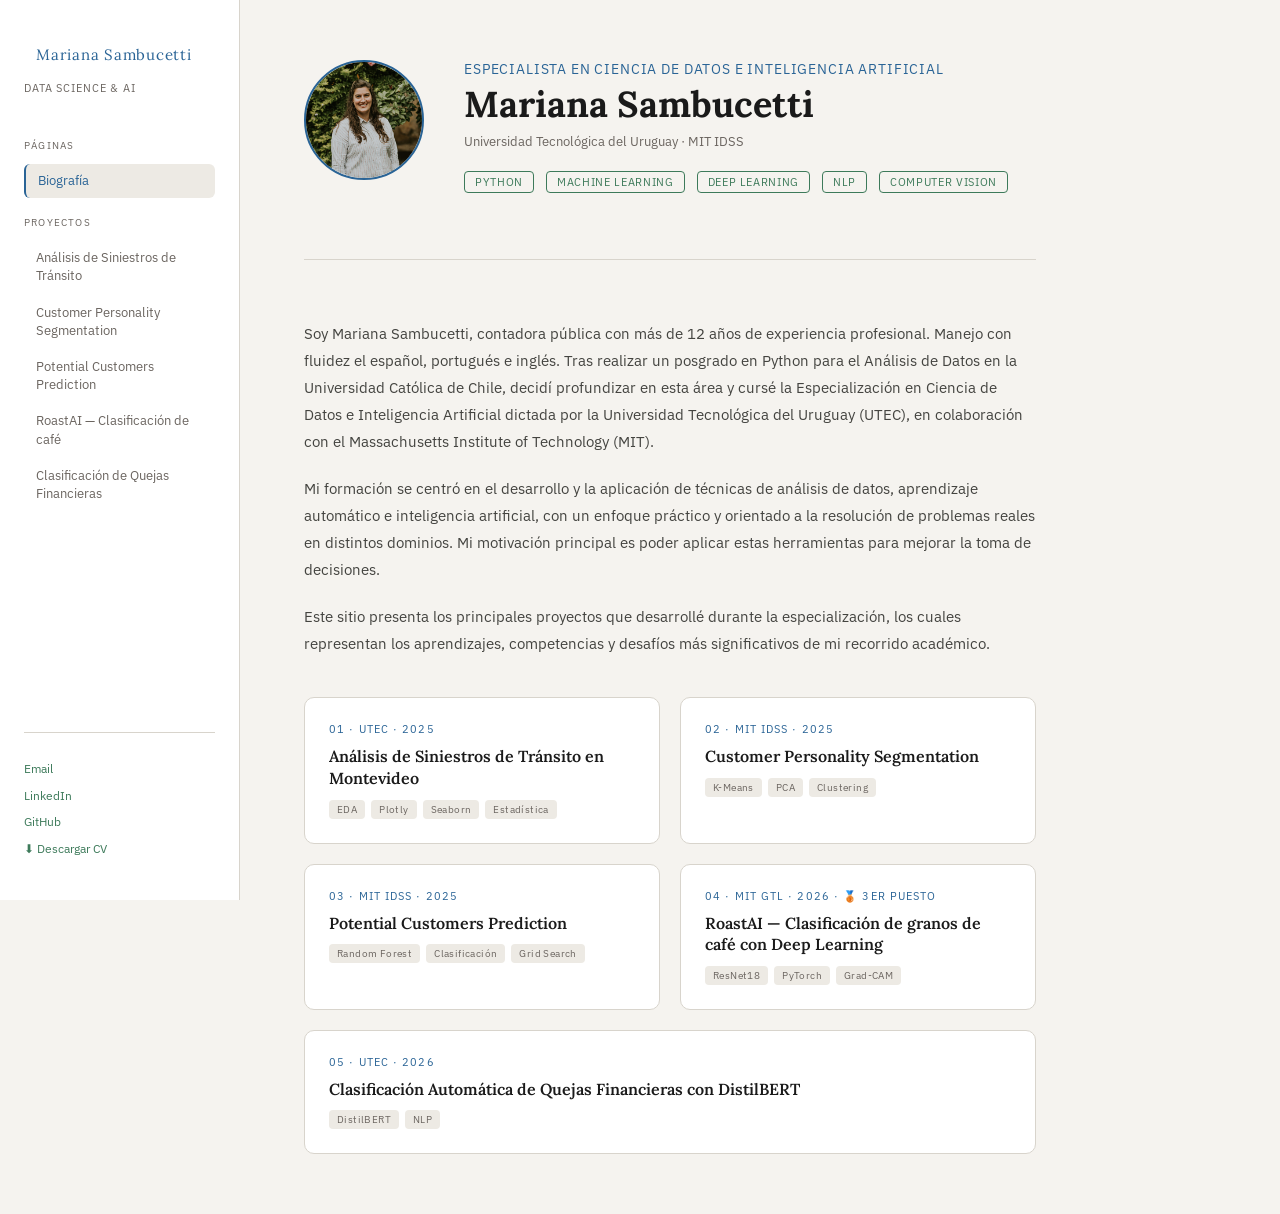
<file: index.html>
<!DOCTYPE html>
<html lang="es">
<head>
  <meta charset="UTF-8">
  <meta name="viewport" content="width=device-width, initial-scale=1.0">
  <title>Mariana Sambucetti — Data Science & AI</title>
  <link rel="stylesheet" href="style.css">
</head>
<body>

<nav>
  <a href="index.html" class="nav-brand">Mariana Sambucetti</a>
  <div class="nav-sub">Data Science & AI</div>
  <div class="nav-section">Páginas</div>
  <a href="index.html" class="active">Biografía</a>
  <div class="nav-section" style="margin-top:16px">Proyectos</div>
  <a href="siniestros.html">Análisis de Siniestros de Tránsito</a>
  <a href="customer-segmentation.html">Customer Personality Segmentation</a>
  <a href="potential-customers.html">Potential Customers Prediction</a>
  <a href="roast-ai.html">RoastAI — Clasificación de café</a>
  <a href="clasificacion-quejas.html">Clasificación de Quejas Financieras</a>
  <div class="nav-footer">
    <a href="#" id="email-btn" onclick="
      event.preventDefault();
      navigator.clipboard.writeText('marianasambucetti@gmail.com');
      this.textContent = '✓ Copiado!';
      setTimeout(() => this.textContent = 'Email', 2000);
    ">Email</a>
    <a href="https://www.linkedin.com/in/mariana-sambucetti/" target="_blank">LinkedIn</a>
    <a href="https://github.com/marianasambucetti" target="_blank">GitHub</a>
    <a href="cv.pdf" download>⬇ Descargar CV</a>
  </div>
</nav>

<main>
  <div class="hero">
    <img class="hero-photo" src="img-biografia/9973de826c82386aaa23225d4a81ae26.jpg" alt="Mariana Sambucetti">
    <div>
      <div class="hero-title">Especialista en Ciencia de Datos e Inteligencia Artificial</div>
      <h1 class="hero-name">Mariana Sambucetti</h1>
      <div class="hero-inst">Universidad Tecnológica del Uruguay · MIT IDSS</div>
      <span class="badge">Python</span>
      <span class="badge">Machine Learning</span>
      <span class="badge">Deep Learning</span>
      <span class="badge">NLP</span>
      <span class="badge">Computer Vision</span>
    </div>
  </div>

  <div class="bio">
    <p>Soy Mariana Sambucetti, contadora pública con más de 12 años de experiencia profesional. Manejo con fluidez el español, portugués e inglés. Tras realizar un posgrado en Python para el Análisis de Datos en la Universidad Católica de Chile, decidí profundizar en esta área y cursé la Especialización en Ciencia de Datos e Inteligencia Artificial dictada por la Universidad Tecnológica del Uruguay (UTEC), en colaboración con el Massachusetts Institute of Technology (MIT).</p>
    <p>Mi formación se centró en el desarrollo y la aplicación de técnicas de análisis de datos, aprendizaje automático e inteligencia artificial, con un enfoque práctico y orientado a la resolución de problemas reales en distintos dominios. Mi motivación principal es poder aplicar estas herramientas para mejorar la toma de decisiones.</p>
    <p>Este sitio presenta los principales proyectos que desarrollé durante la especialización, los cuales representan los aprendizajes, competencias y desafíos más significativos de mi recorrido académico.</p>
  </div>

  <div class="projects-grid">

    <a href="siniestros.html" class="project-card">
      <div class="card-num">01 · UTEC · 2025</div>
      <div class="card-title">Análisis de Siniestros de Tránsito en Montevideo</div>
      <div class="card-tags">
        <span class="tag">EDA</span>
        <span class="tag">Plotly</span>
        <span class="tag">Seaborn</span>
        <span class="tag">Estadística</span>
      </div>
    </a>

    <a href="customer-segmentation.html" class="project-card">
      <div class="card-num">02 · MIT IDSS · 2025</div>
      <div class="card-title">Customer Personality Segmentation</div>
      <div class="card-tags">
        <span class="tag">K-Means</span>
        <span class="tag">PCA</span>
        <span class="tag">Clustering</span>
      </div>
    </a>

    <a href="potential-customers.html" class="project-card">
      <div class="card-num">03 · MIT IDSS · 2025</div>
      <div class="card-title">Potential Customers Prediction</div>
      <div class="card-tags">
        <span class="tag">Random Forest</span>
        <span class="tag">Clasificación</span>
        <span class="tag">Grid Search</span>
      </div>
    </a>

    <a href="roast-ai.html" class="project-card">
      <div class="card-num">04 · MIT GTL · 2026 · 🥉 3er puesto</div>
      <div class="card-title">RoastAI — Clasificación de granos de café con Deep Learning</div>
      <div class="card-tags">
        <span class="tag">ResNet18</span>
        <span class="tag">PyTorch</span>
        <span class="tag">Grad-CAM</span>
      </div>
    </a>

    <a href="clasificacion-quejas.html" class="project-card" style="grid-column: 1 / -1">
      <div class="card-num">05 · UTEC · 2026</div>
      <div class="card-title">Clasificación Automática de Quejas Financieras con DistilBERT</div>
      <div class="card-tags">
        <span class="tag">DistilBERT</span>
        <span class="tag">NLP</spa
</file>
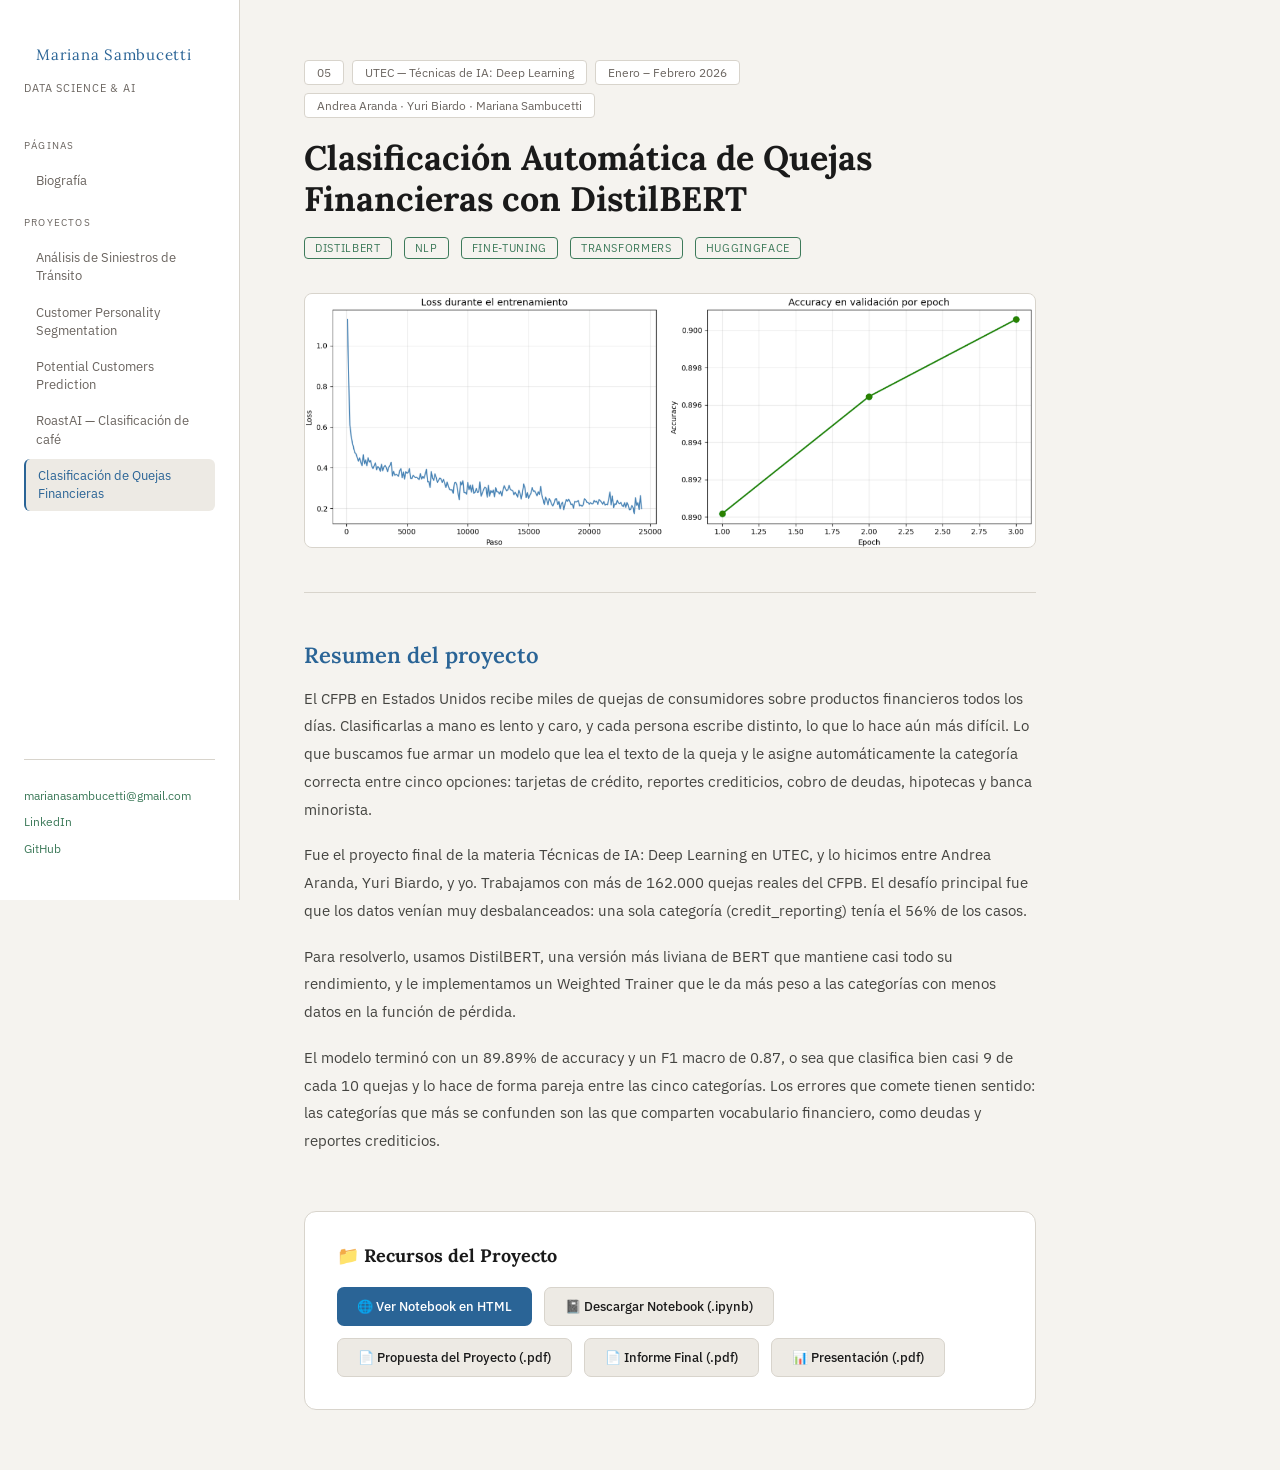
<file: clasificacion-quejas.html>
<!DOCTYPE html>
<html lang="es">
<head>
  <meta charset="UTF-8">
  <meta name="viewport" content="width=device-width, initial-scale=1.0">
  <title>Clasificación de Quejas Financieras — Mariana Sambucetti</title>
  <link rel="stylesheet" href="style.css">
</head>
<body>

<nav>
  <a href="index.html" class="nav-brand">Mariana Sambucetti</a>
  <div class="nav-sub">Data Science & AI</div>
  <div class="nav-section">Páginas</div>
  <a href="index.html">Biografía</a>
  <div class="nav-section" style="margin-top:16px">Proyectos</div>
  <a href="siniestros.html">Análisis de Siniestros de Tránsito</a>
  <a href="customer-segmentation.html">Customer Personality Segmentation</a>
  <a href="potential-customers.html">Potential Customers Prediction</a>
  <a href="roast-ai.html">RoastAI — Clasificación de café</a>
  <a href="clasificacion-quejas.html" class="active">Clasificación de Quejas Financieras</a>
  <div class="nav-footer">
    <a href="mailto:marianasambucetti@gmail.com">marianasambucetti@gmail.com</a>
    <a href="https://www.linkedin.com/in/mariana-sambucetti/" target="_blank">LinkedIn</a>
    <a href="https://github.com/marianasambucetti" target="_blank">GitHub</a>
  </div>
</nav>

<main>
  <div class="project-header">
    <div class="project-meta">
      <span class="meta-item">05</span>
      <span class="meta-item">UTEC — Técnicas de IA: Deep Learning</span>
      <span class="meta-item">Enero – Febrero 2026</span>
      <span class="meta-item">Andrea Aranda · Yuri Biardo · Mariana Sambucetti</span>
    </div>
    <h1 class="project-title">Clasificación Automática de Quejas Financieras con DistilBERT</h1>
    <div>
      <span class="badge">DistilBERT</span>
      <span class="badge">NLP</span>
      <span class="badge">Fine-tuning</span>
      <span class="badge">Transformers</span>
      <span class="badge">HuggingFace</span>
    </div>
    <img class="project-img" src="img-clasificacion/ae2ffa711a7735ad4beb6b9b49f023f4.jpg" alt="Clasificación de Quejas Financieras">
  </div>

  <div class="project-content">
    <h2>Resumen del proyecto</h2>
    <p>El CFPB en Estados Unidos recibe miles de quejas de consumidores sobre productos financieros todos los días. Clasificarlas a mano es lento y caro, y cada persona escribe distinto, lo que lo hace aún más difícil. Lo que buscamos fue armar un modelo que lea el texto de la queja y le asigne automáticamente la categoría correcta entre cinco opciones: tarjetas de crédito, reportes crediticios, cobro de deudas, hipotecas y banca minorista.</p>
    <p>Fue el proyecto final de la materia Técnicas de IA: Deep Learning en UTEC, y lo hicimos entre Andrea Aranda, Yuri Biardo, y yo. Trabajamos con más de 162.000 quejas reales del CFPB. El desafío principal fue que los datos venían muy desbalanceados: una sola categoría (credit_reporting) tenía el 56% de los casos.</p>
    <p>Para resolverlo, usamos DistilBERT, una versión más liviana de BERT que mantiene casi todo su rendimiento, y le implementamos un Weighted Trainer que le da más peso a las categorías con menos datos en la función de pérdida.</p>
    <p>El modelo terminó con un 89.89% de accuracy y un F1 macro de 0.87, o sea que clasifica bien casi 9 de cada 10 quejas y lo hace de forma pareja entre las cinco categorías. Los errores que comete tienen sentido: las categorías que más se confunden son las que comparten vocabulario financiero, como deudas y reportes crediticios.</p>
  </div>

  <div class="recursos">
    <h3>📁 Recursos del Proyecto</h3>
    <div class="recursos-grid">
      <a href="05-clasificacion-quejas/ProyectoFinal_Clasificacion_Quejas.html" target="_blank" class="btn btn-primary">🌐 Ver Notebook en HTML</a>
      <a href="05-clasificacion-quejas/ProyectoFinal_Clasificacion_Quejas.ipynb" download class="btn btn-secondary">📓 Descargar Notebook (.ipynb)</a>
      <a href="05-clasificacion-quejas/docs/Final_Project_Proposal.pdf" download class="btn btn-secondary">📄 Propuesta del Proyecto (.pdf)</a>
      <a href="05-clasificacion-quejas/docs/Final_Project_Written_Report.pdf" download class="btn btn-secondary">📄 Informe Final (.pdf)</a>
      <a href="05-clasificacion-quejas/docs/ProyectoFinal_PPT.pdf" download class="btn btn-secondary">📊 Presentación (.pdf)</a>
    </div>
  </div>
</main>

</body>
</html>
</file>
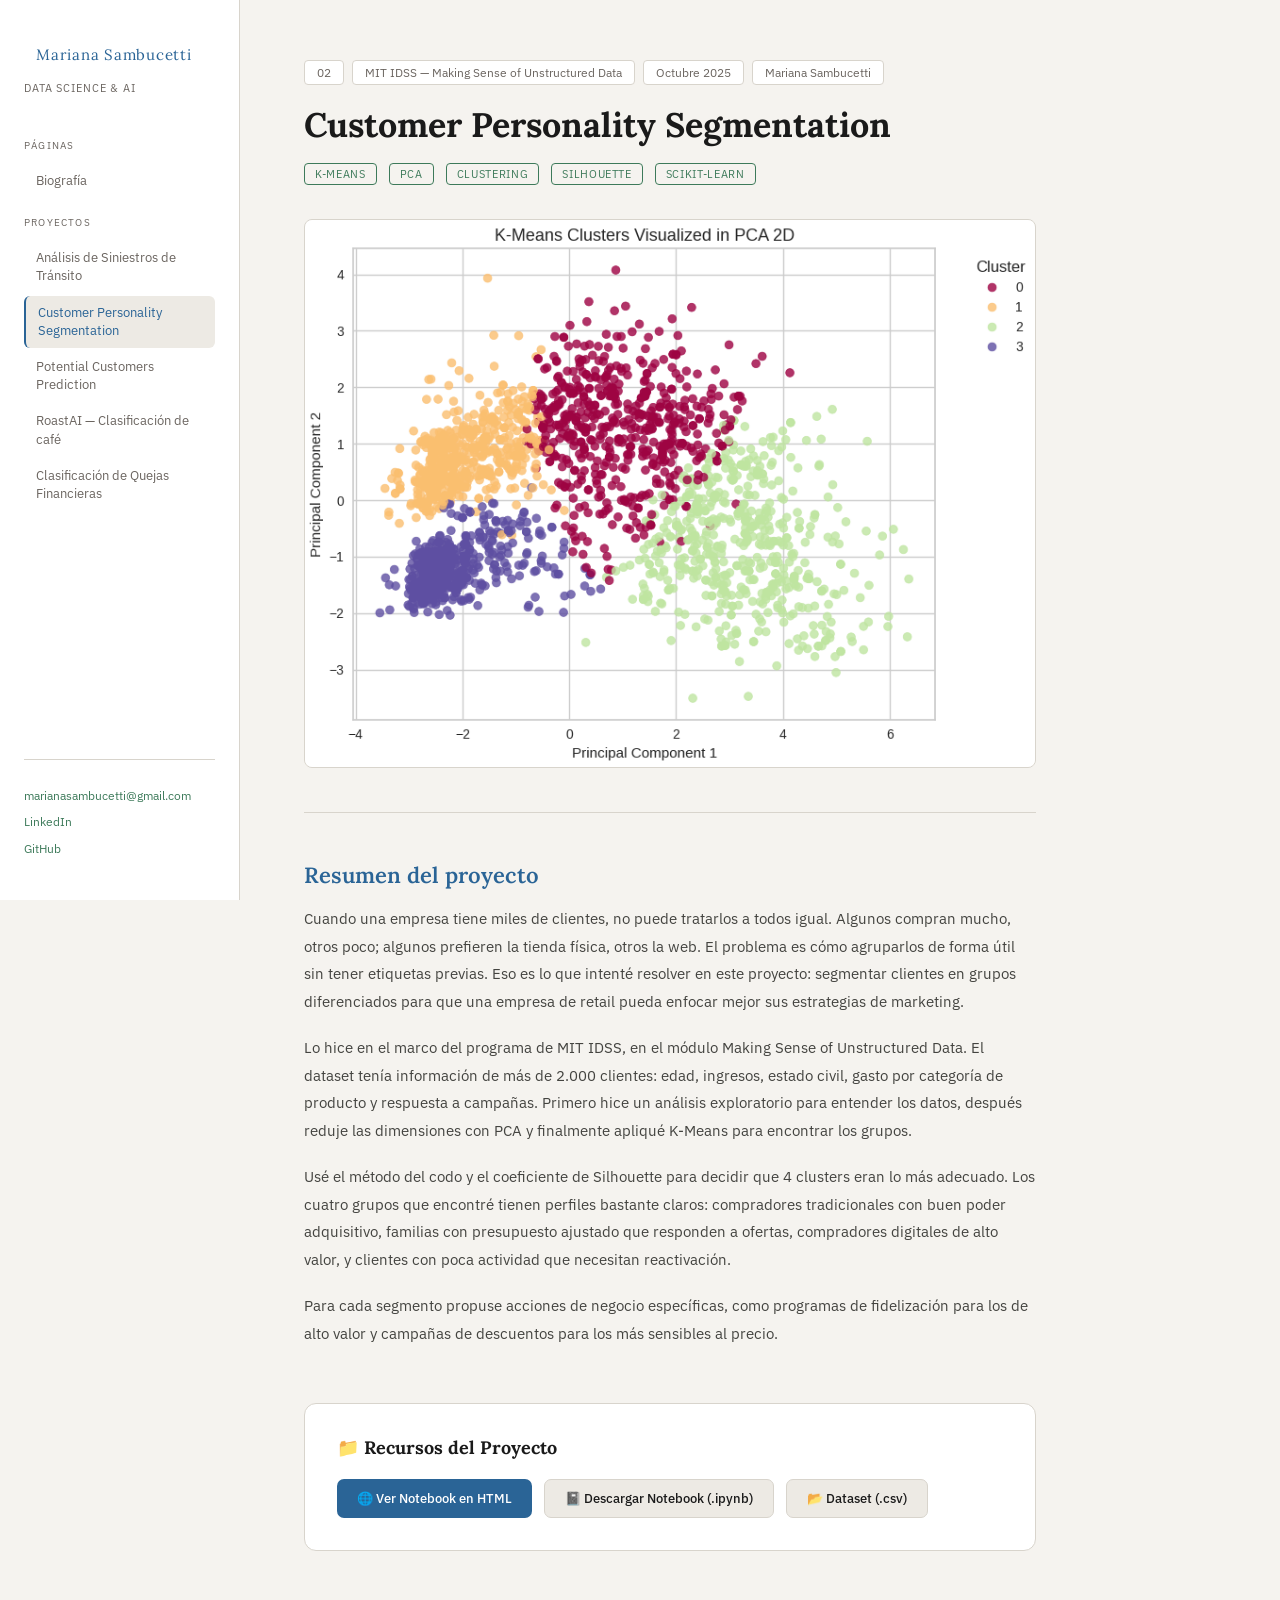
<file: customer-segmentation.html>
<!DOCTYPE html>
<html lang="es">
<head>
  <meta charset="UTF-8">
  <meta name="viewport" content="width=device-width, initial-scale=1.0">
  <title>Customer Personality Segmentation — Mariana Sambucetti</title>
  <link rel="stylesheet" href="style.css">
</head>
<body>

<nav>
  <a href="index.html" class="nav-brand">Mariana Sambucetti</a>
  <div class="nav-sub">Data Science & AI</div>
  <div class="nav-section">Páginas</div>
  <a href="index.html">Biografía</a>
  <div class="nav-section" style="margin-top:16px">Proyectos</div>
  <a href="siniestros.html">Análisis de Siniestros de Tránsito</a>
  <a href="customer-segmentation.html" class="active">Customer Personality Segmentation</a>
  <a href="potential-customers.html">Potential Customers Prediction</a>
  <a href="roast-ai.html">RoastAI — Clasificación de café</a>
  <a href="clasificacion-quejas.html">Clasificación de Quejas Financieras</a>
  <div class="nav-footer">
    <a href="mailto:marianasambucetti@gmail.com">marianasambucetti@gmail.com</a>
    <a href="https://www.linkedin.com/in/mariana-sambucetti/" target="_blank">LinkedIn</a>
    <a href="https://github.com/marianasambucetti" target="_blank">GitHub</a>
  </div>
</nav>

<main>
  <div class="project-header">
    <div class="project-meta">
      <span class="meta-item">02</span>
      <span class="meta-item">MIT IDSS — Making Sense of Unstructured Data</span>
      <span class="meta-item">Octubre 2025</span>
      <span class="meta-item">Mariana Sambucetti</span>
    </div>
    <h1 class="project-title">Customer Personality Segmentation</h1>
    <div>
      <span class="badge">K-Means</span>
      <span class="badge">PCA</span>
      <span class="badge">Clustering</span>
      <span class="badge">Silhouette</span>
      <span class="badge">Scikit-learn</span>
    </div>
    <img class="project-img" src="img-customer/3e8ef7effbfe7c6fa04f1bdb0cc5633d.jpg" alt="Customer Personality Segmentation">
  </div>

  <div class="project-content">
    <h2>Resumen del proyecto</h2>
    <p>Cuando una empresa tiene miles de clientes, no puede tratarlos a todos igual. Algunos compran mucho, otros poco; algunos prefieren la tienda física, otros la web. El problema es cómo agruparlos de forma útil sin tener etiquetas previas. Eso es lo que intenté resolver en este proyecto: segmentar clientes en grupos diferenciados para que una empresa de retail pueda enfocar mejor sus estrategias de marketing.</p>
    <p>Lo hice en el marco del programa de MIT IDSS, en el módulo Making Sense of Unstructured Data. El dataset tenía información de más de 2.000 clientes: edad, ingresos, estado civil, gasto por categoría de producto y respuesta a campañas. Primero hice un análisis exploratorio para entender los datos, después reduje las dimensiones con PCA y finalmente apliqué K-Means para encontrar los grupos.</p>
    <p>Usé el método del codo y el coeficiente de Silhouette para decidir que 4 clusters eran lo más adecuado. Los cuatro grupos que encontré tienen perfiles bastante claros: compradores tradicionales con buen poder adquisitivo, familias con presupuesto ajustado que responden a ofertas, compradores digitales de alto valor, y clientes con poca actividad que necesitan reactivación.</p>
    <p>Para cada segmento propuse acciones de negocio específicas, como programas de fidelización para los de alto valor y campañas de descuentos para los más sensibles al precio.</p>
  </div>

  <div class="recursos">
    <h3>📁 Recursos del Proyecto</h3>
    <div class="recursos-grid">
      <a href="02-customer-segmentation/M_Sambucetti_Learner_Notebook_Full_Code_Version_Customer_Personality_Segmentation.html" target="_blank" class="btn btn-primary">🌐 Ver Notebook en HTML</a>
      <a href="02-customer-segmentation/M_Sambucetti_Learner_Notebook_Full_Code_Version_Customer_Personality_Segmentation.ipynb" download class="btn btn-secondary">📓 Descargar Notebook (.ipynb)</a>
      <a href="02-customer-segmentation/data/04_-_Dataset_-_Customer_Personality_Segmentation.csv" download class="btn btn-secondary">📂 Dataset (.csv)</a>
    </div>
  </div>
</main>

</body>
</html>
</file>
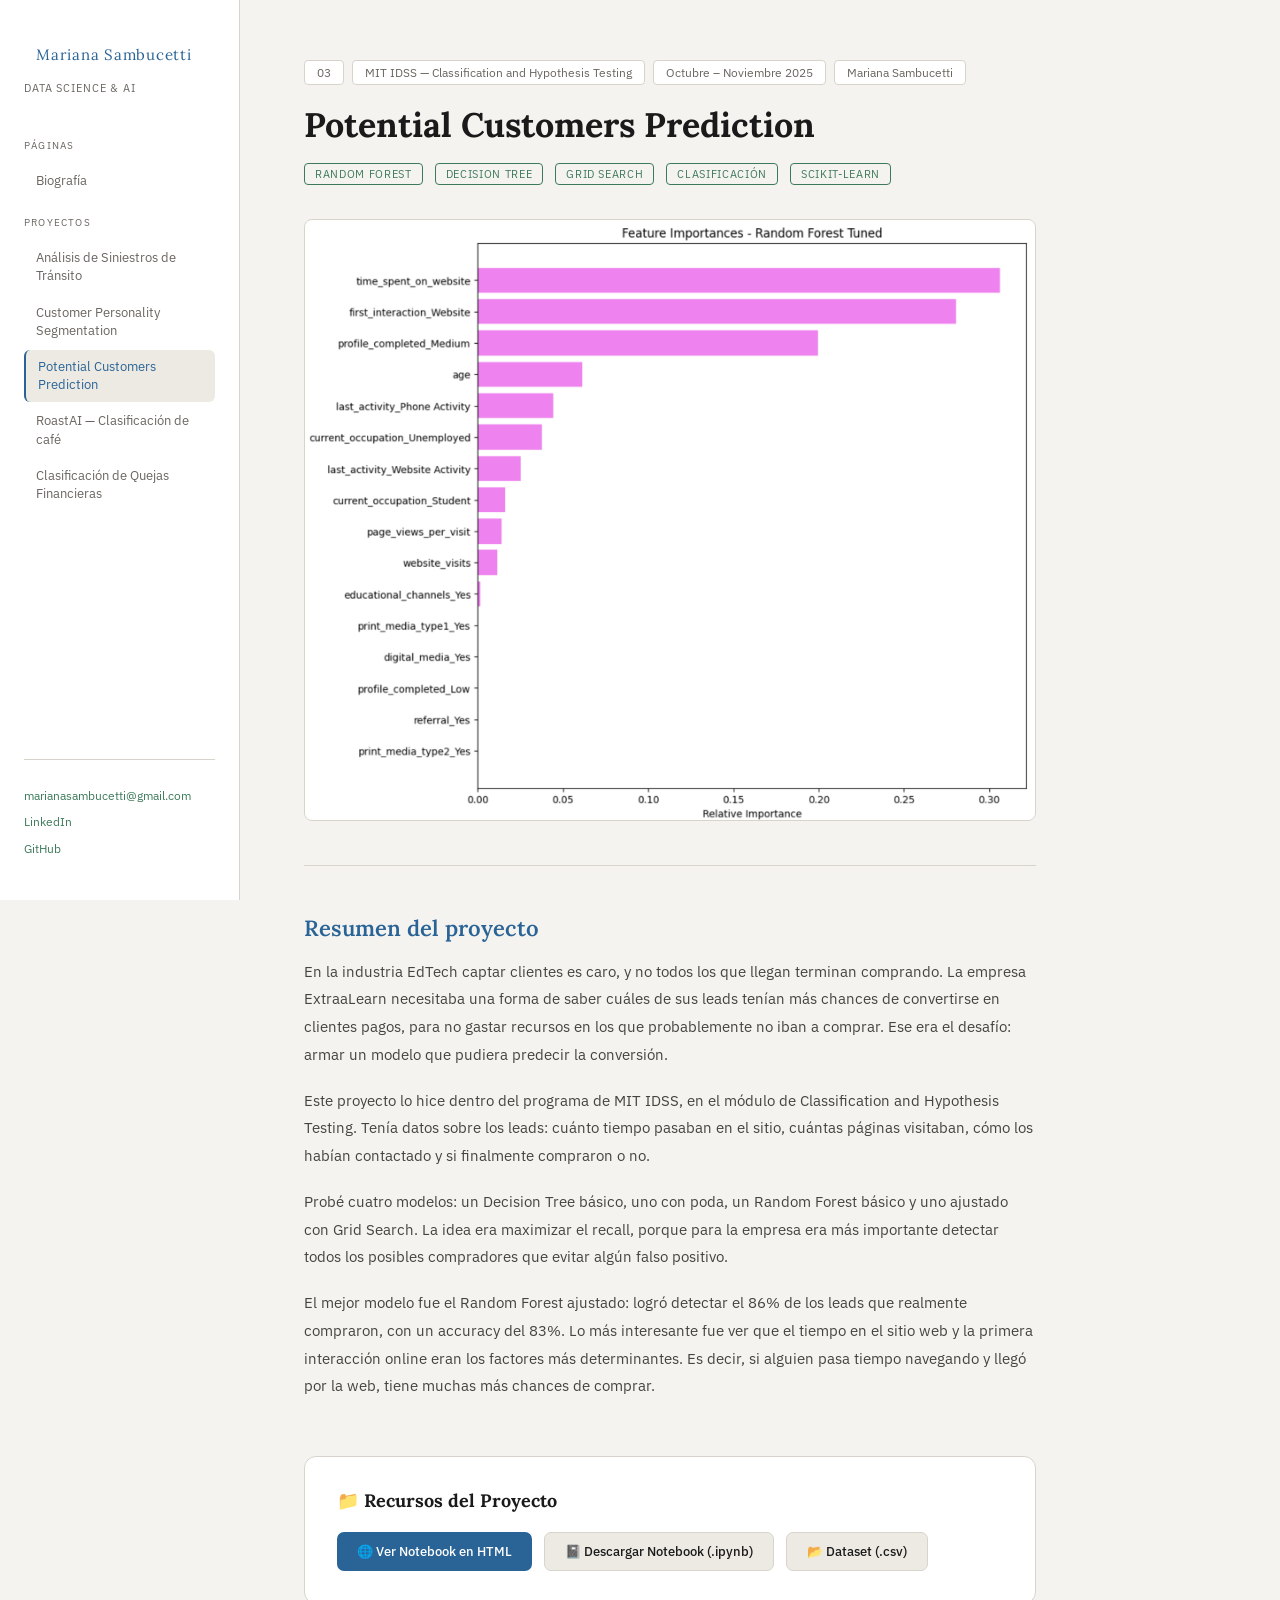
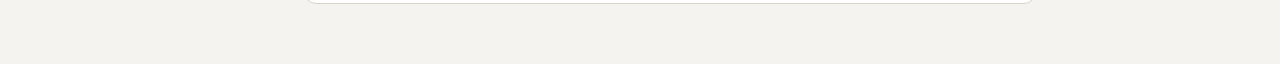
<file: potential-customers.html>
<!DOCTYPE html>
<html lang="es">
<head>
  <meta charset="UTF-8">
  <meta name="viewport" content="width=device-width, initial-scale=1.0">
  <title>Potential Customers Prediction — Mariana Sambucetti</title>
  <link rel="stylesheet" href="style.css">
</head>
<body>

<nav>
  <a href="index.html" class="nav-brand">Mariana Sambucetti</a>
  <div class="nav-sub">Data Science & AI</div>
  <div class="nav-section">Páginas</div>
  <a href="index.html">Biografía</a>
  <div class="nav-section" style="margin-top:16px">Proyectos</div>
  <a href="siniestros.html">Análisis de Siniestros de Tránsito</a>
  <a href="customer-segmentation.html">Customer Personality Segmentation</a>
  <a href="potential-customers.html" class="active">Potential Customers Prediction</a>
  <a href="roast-ai.html">RoastAI — Clasificación de café</a>
  <a href="clasificacion-quejas.html">Clasificación de Quejas Financieras</a>
  <div class="nav-footer">
    <a href="mailto:marianasambucetti@gmail.com">marianasambucetti@gmail.com</a>
    <a href="https://www.linkedin.com/in/mariana-sambucetti/" target="_blank">LinkedIn</a>
    <a href="https://github.com/marianasambucetti" target="_blank">GitHub</a>
  </div>
</nav>

<main>
  <div class="project-header">
    <div class="project-meta">
      <span class="meta-item">03</span>
      <span class="meta-item">MIT IDSS — Classification and Hypothesis Testing</span>
      <span class="meta-item">Octubre – Noviembre 2025</span>
      <span class="meta-item">Mariana Sambucetti</span>
    </div>
    <h1 class="project-title">Potential Customers Prediction</h1>
    <div>
      <span class="badge">Random Forest</span>
      <span class="badge">Decision Tree</span>
      <span class="badge">Grid Search</span>
      <span class="badge">Clasificación</span>
      <span class="badge">Scikit-learn</span>
    </div>
    <img class="project-img" src="img-potential/618348e166b08a3052c77232e90e160b.jpg" alt="Potential Customers Prediction">
  </div>

  <div class="project-content">
    <h2>Resumen del proyecto</h2>
    <p>En la industria EdTech captar clientes es caro, y no todos los que llegan terminan comprando. La empresa ExtraaLearn necesitaba una forma de saber cuáles de sus leads tenían más chances de convertirse en clientes pagos, para no gastar recursos en los que probablemente no iban a comprar. Ese era el desafío: armar un modelo que pudiera predecir la conversión.</p>
    <p>Este proyecto lo hice dentro del programa de MIT IDSS, en el módulo de Classification and Hypothesis Testing. Tenía datos sobre los leads: cuánto tiempo pasaban en el sitio, cuántas páginas visitaban, cómo los habían contactado y si finalmente compraron o no.</p>
    <p>Probé cuatro modelos: un Decision Tree básico, uno con poda, un Random Forest básico y uno ajustado con Grid Search. La idea era maximizar el recall, porque para la empresa era más importante detectar todos los posibles compradores que evitar algún falso positivo.</p>
    <p>El mejor modelo fue el Random Forest ajustado: logró detectar el 86% de los leads que realmente compraron, con un accuracy del 83%. Lo más interesante fue ver que el tiempo en el sitio web y la primera interacción online eran los factores más determinantes. Es decir, si alguien pasa tiempo navegando y llegó por la web, tiene muchas más chances de comprar.</p>
  </div>

  <div class="recursos">
    <h3>📁 Recursos del Proyecto</h3>
    <div class="recursos-grid">
      <a href="03-potential-customers/M_Sambucetti_Learner_Notebook_Full_Code_Version_Potential_Customers_Prediction.html" target="_blank" class="btn btn-primary">🌐 Ver Notebook en HTML</a>
      <a href="03-potential-customers/M_Sambucetti_Learner_Notebook_Full_Code_Version_Potential_Customers_Prediction.ipynb" download class="btn btn-secondary">📓 Descargar Notebook (.ipynb)</a>
      <a href="03-potential-customers/data/02_-_Dataset_-_Potential_Customers_Prediction.csv" download class="btn btn-secondary">📂 Dataset (.csv)</a>
    </div>
  </div>
</main>

</body>
</html>
</file>
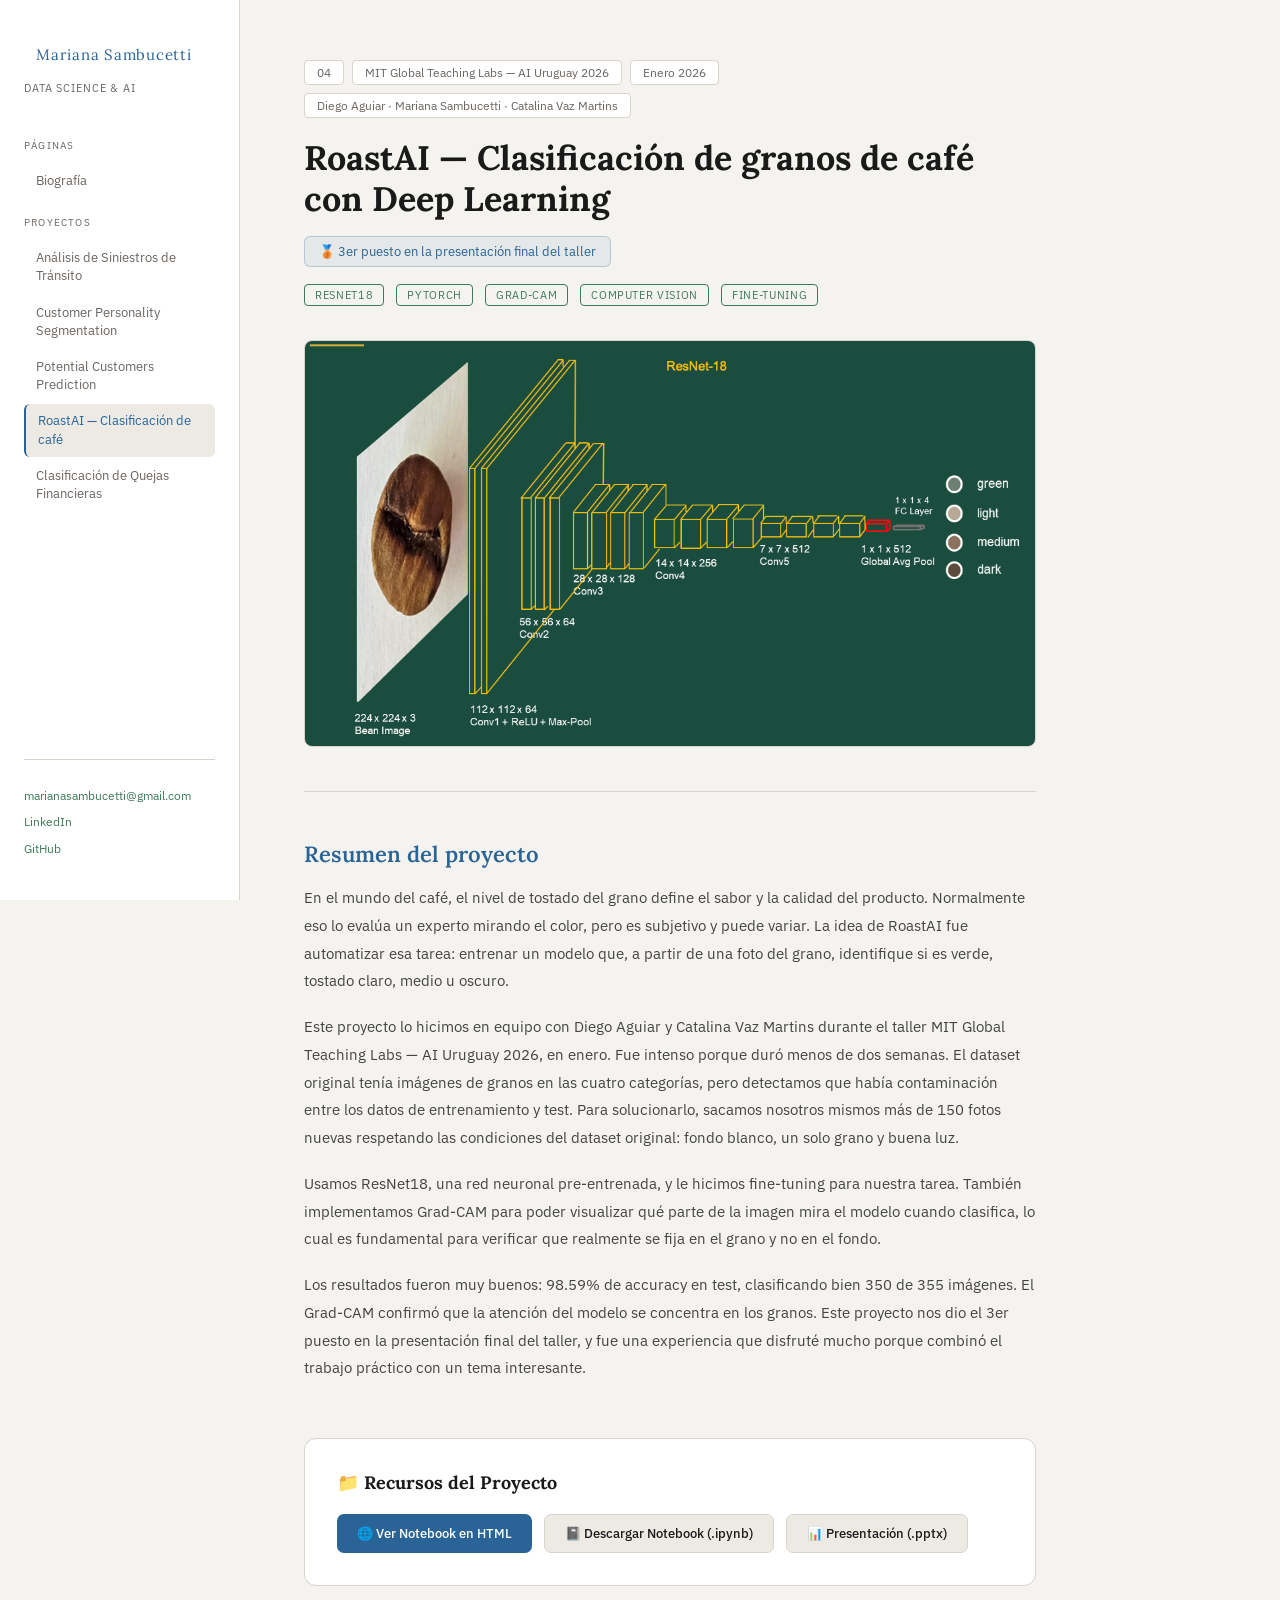
<file: roast-ai.html>
<!DOCTYPE html>
<html lang="es">
<head>
  <meta charset="UTF-8">
  <meta name="viewport" content="width=device-width, initial-scale=1.0">
  <title>RoastAI — Mariana Sambucetti</title>
  <link rel="stylesheet" href="style.css">
</head>
<body>

<nav>
  <a href="index.html" class="nav-brand">Mariana Sambucetti</a>
  <div class="nav-sub">Data Science & AI</div>
  <div class="nav-section">Páginas</div>
  <a href="index.html">Biografía</a>
  <div class="nav-section" style="margin-top:16px">Proyectos</div>
  <a href="siniestros.html">Análisis de Siniestros de Tránsito</a>
  <a href="customer-segmentation.html">Customer Personality Segmentation</a>
  <a href="potential-customers.html">Potential Customers Prediction</a>
  <a href="roast-ai.html" class="active">RoastAI — Clasificación de café</a>
  <a href="clasificacion-quejas.html">Clasificación de Quejas Financieras</a>
  <div class="nav-footer">
    <a href="mailto:marianasambucetti@gmail.com">marianasambucetti@gmail.com</a>
    <a href="https://www.linkedin.com/in/mariana-sambucetti/" target="_blank">LinkedIn</a>
    <a href="https://github.com/marianasambucetti" target="_blank">GitHub</a>
  </div>
</nav>

<main>
  <div class="project-header">
    <div class="project-meta">
      <span class="meta-item">04</span>
      <span class="meta-item">MIT Global Teaching Labs — AI Uruguay 2026</span>
      <span class="meta-item">Enero 2026</span>
      <span class="meta-item">Diego Aguiar · Mariana Sambucetti · Catalina Vaz Martins</span>
    </div>
    <h1 class="project-title">RoastAI — Clasificación de granos de café con Deep Learning</h1>
    <div class="award">🥉 3er puesto en la presentación final del taller</div>
    <div>
      <span class="badge">ResNet18</span>
      <span class="badge">PyTorch</span>
      <span class="badge">Grad-CAM</span>
      <span class="badge">Computer Vision</span>
      <span class="badge">Fine-tuning</span>
    </div>
    <img class="project-img" src="img-roastai/fba06e188f6ae46e9cf32bd8ad00cc39.jpg" alt="RoastAI">
  </div>

  <div class="project-content">
    <h2>Resumen del proyecto</h2>
    <p>En el mundo del café, el nivel de tostado del grano define el sabor y la calidad del producto. Normalmente eso lo evalúa un experto mirando el color, pero es subjetivo y puede variar. La idea de RoastAI fue automatizar esa tarea: entrenar un modelo que, a partir de una foto del grano, identifique si es verde, tostado claro, medio u oscuro.</p>
    <p>Este proyecto lo hicimos en equipo con Diego Aguiar y Catalina Vaz Martins durante el taller MIT Global Teaching Labs — AI Uruguay 2026, en enero. Fue intenso porque duró menos de dos semanas. El dataset original tenía imágenes de granos en las cuatro categorías, pero detectamos que había contaminación entre los datos de entrenamiento y test. Para solucionarlo, sacamos nosotros mismos más de 150 fotos nuevas respetando las condiciones del dataset original: fondo blanco, un solo grano y buena luz.</p>
    <p>Usamos ResNet18, una red neuronal pre-entrenada, y le hicimos fine-tuning para nuestra tarea. También implementamos Grad-CAM para poder visualizar qué parte de la imagen mira el modelo cuando clasifica, lo cual es fundamental para verificar que realmente se fija en el grano y no en el fondo.</p>
    <p>Los resultados fueron muy buenos: 98.59% de accuracy en test, clasificando bien 350 de 355 imágenes. El Grad-CAM confirmó que la atención del modelo se concentra en los granos. Este proyecto nos dio el 3er puesto en la presentación final del taller, y fue una experiencia que disfruté mucho porque combinó el trabajo práctico con un tema interesante.</p>
  </div>

  <div class="recursos">
    <h3>📁 Recursos del Proyecto</h3>
    <div class="recursos-grid">
      <a href="04-roast-ai/RoastAI_Complete_Training_GradCAM_CPU_v4x2_epochs.html" target="_blank" class="btn btn-primary">🌐 Ver Notebook en HTML</a>
      <a href="04-roast-ai/RoastAI_Complete_Training_GradCAM_CPU_v4x2_epochs.ipynb" download class="btn btn-secondary">📓 Descargar Notebook (.ipynb)</a>
      <a href="04-roast-ai/docs/RoastAI_ProjectPresentation.pptx" download class="btn btn-secondary">📊 Presentación (.pptx)</a>
    </div>
  </div>
</main>

</body>
</html>
</file>
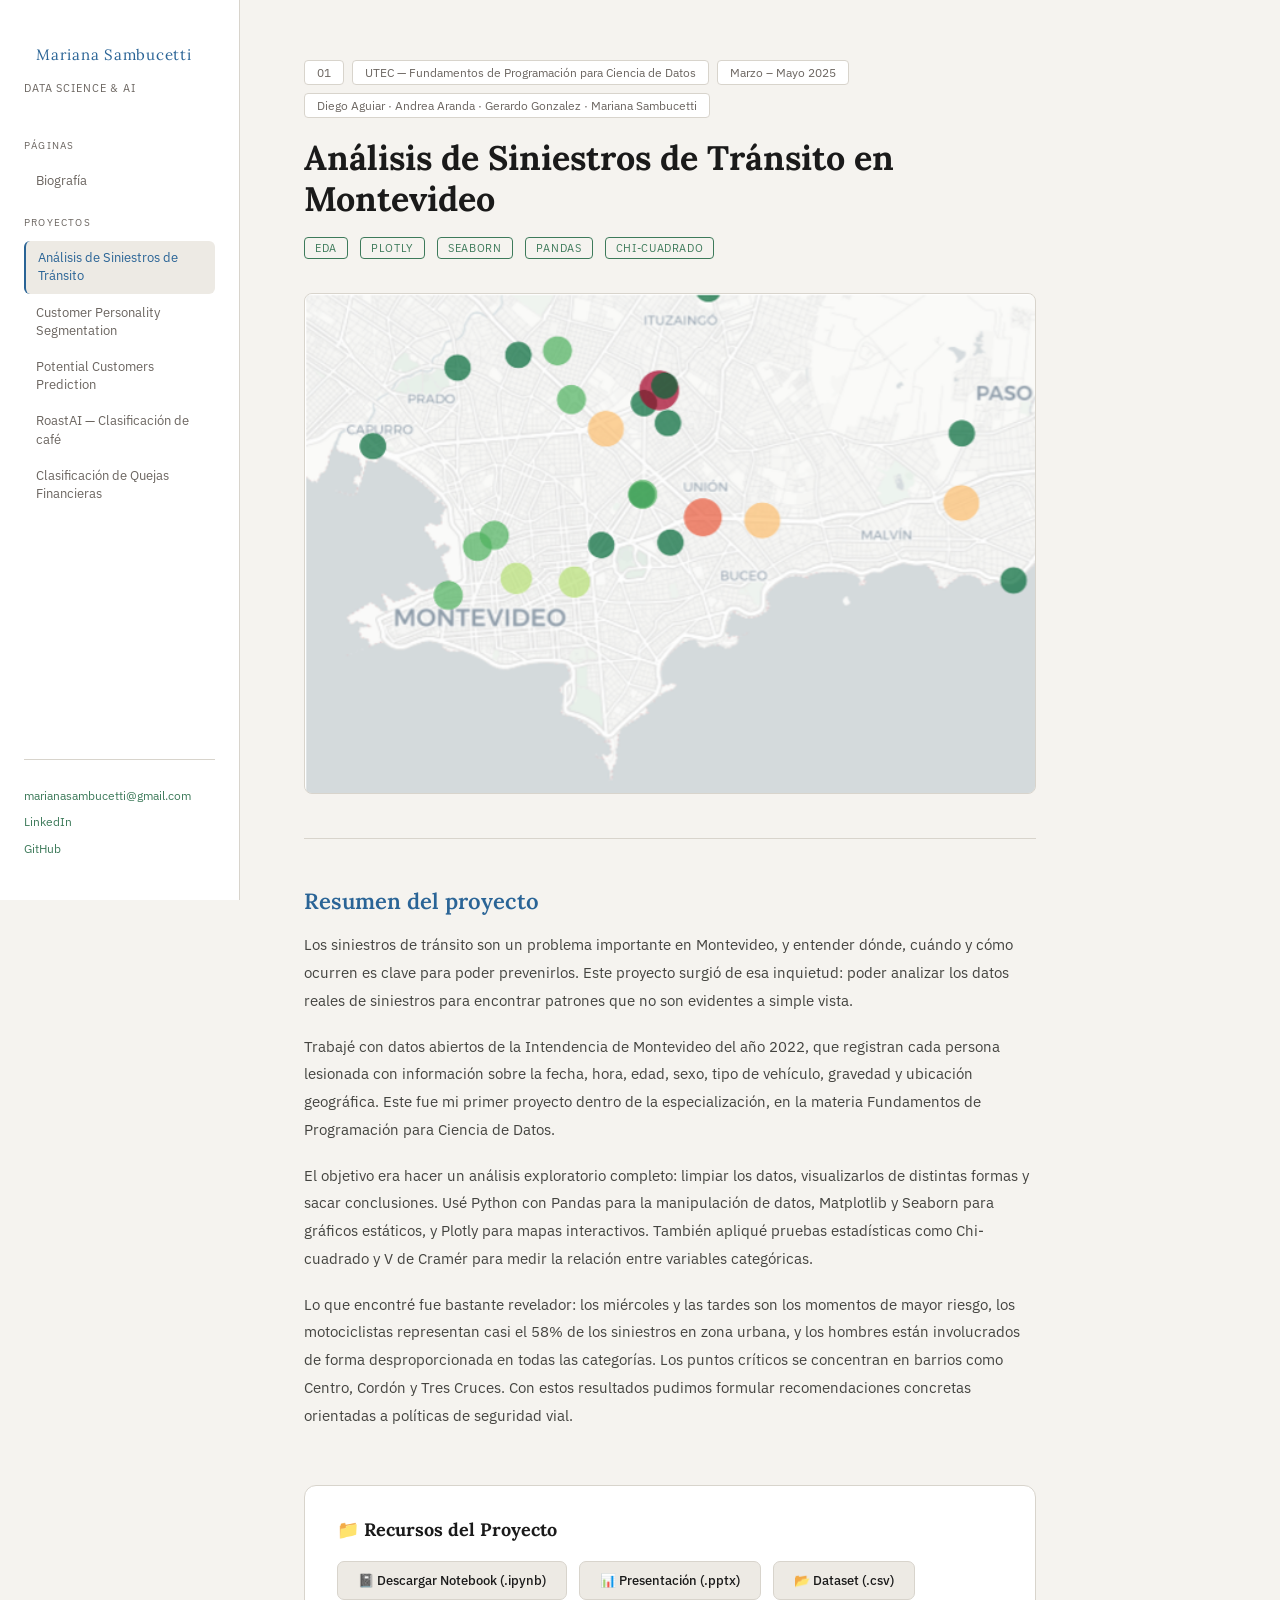
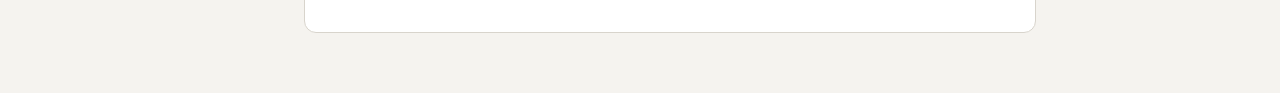
<file: siniestros.html>
<!DOCTYPE html>
<html lang="es">
<head>
  <meta charset="UTF-8">
  <meta name="viewport" content="width=device-width, initial-scale=1.0">
  <title>Análisis de Siniestros de Tránsito — Mariana Sambucetti</title>
  <link rel="stylesheet" href="style.css">
</head>
<body>

<nav>
  <a href="index.html" class="nav-brand">Mariana Sambucetti</a>
  <div class="nav-sub">Data Science & AI</div>
  <div class="nav-section">Páginas</div>
  <a href="index.html">Biografía</a>
  <div class="nav-section" style="margin-top:16px">Proyectos</div>
  <a href="siniestros.html" class="active">Análisis de Siniestros de Tránsito</a>
  <a href="customer-segmentation.html">Customer Personality Segmentation</a>
  <a href="potential-customers.html">Potential Customers Prediction</a>
  <a href="roast-ai.html">RoastAI — Clasificación de café</a>
  <a href="clasificacion-quejas.html">Clasificación de Quejas Financieras</a>
  <div class="nav-footer">
    <a href="mailto:marianasambucetti@gmail.com">marianasambucetti@gmail.com</a>
    <a href="https://www.linkedin.com/in/mariana-sambucetti/" target="_blank">LinkedIn</a>
    <a href="https://github.com/marianasambucetti" target="_blank">GitHub</a>
  </div>
</nav>

<main>
  <div class="project-header">
    <div class="project-meta">
      <span class="meta-item">01</span>
      <span class="meta-item">UTEC — Fundamentos de Programación para Ciencia de Datos</span>
      <span class="meta-item">Marzo – Mayo 2025</span>
      <span class="meta-item">Diego Aguiar · Andrea Aranda · Gerardo Gonzalez · Mariana Sambucetti</span>
    </div>
    <h1 class="project-title">Análisis de Siniestros de Tránsito en Montevideo</h1>
    <div>
      <span class="badge">EDA</span>
      <span class="badge">Plotly</span>
      <span class="badge">Seaborn</span>
      <span class="badge">Pandas</span>
      <span class="badge">Chi-cuadrado</span>
    </div>
    <img class="project-img" src="img-siniestros/09126d65d652553c3ea2f836934d3b17.jpg" alt="Análisis de Siniestros de Tránsito en Montevideo">
  </div>

  <div class="project-content">
    <h2>Resumen del proyecto</h2>
    <p>Los siniestros de tránsito son un problema importante en Montevideo, y entender dónde, cuándo y cómo ocurren es clave para poder prevenirlos. Este proyecto surgió de esa inquietud: poder analizar los datos reales de siniestros para encontrar patrones que no son evidentes a simple vista.</p>
    <p>Trabajé con datos abiertos de la Intendencia de Montevideo del año 2022, que registran cada persona lesionada con información sobre la fecha, hora, edad, sexo, tipo de vehículo, gravedad y ubicación geográfica. Este fue mi primer proyecto dentro de la especialización, en la materia Fundamentos de Programación para Ciencia de Datos.</p>
    <p>El objetivo era hacer un análisis exploratorio completo: limpiar los datos, visualizarlos de distintas formas y sacar conclusiones. Usé Python con Pandas para la manipulación de datos, Matplotlib y Seaborn para gráficos estáticos, y Plotly para mapas interactivos. También apliqué pruebas estadísticas como Chi-cuadrado y V de Cramér para medir la relación entre variables categóricas.</p>
    <p>Lo que encontré fue bastante revelador: los miércoles y las tardes son los momentos de mayor riesgo, los motociclistas representan casi el 58% de los siniestros en zona urbana, y los hombres están involucrados de forma desproporcionada en todas las categorías. Los puntos críticos se concentran en barrios como Centro, Cordón y Tres Cruces. Con estos resultados pudimos formular recomendaciones concretas orientadas a políticas de seguridad vial.</p>
  </div>

  <div class="recursos">
    <h3>📁 Recursos del Proyecto</h3>
    <div class="recursos-grid">
      <a href="01-siniestros-montevideo/Entrega_04_Final.ipynb" download class="btn btn-secondary">📓 Descargar Notebook (.ipynb)</a>
      <a href="01-siniestros-montevideo/docs/Ultimo-_Montevideo_se_mueve_24_05.pptx" download class="btn btn-secondary">📊 Presentación (.pptx)</a>
      <a href="01-siniestros-montevideo/data/preprocesamiento_siniestros2022.csv" download class="btn btn-secondary">📂 Dataset (.csv)</a>
    </div>
  </div>
</main>

</body>
</html>
</file>
<file: style.css>
@import url('https://fonts.googleapis.com/css2?family=Lora:wght@400;600;700&family=IBM+Plex+Sans:wght@300;400;500&display=swap');

:root {
  --bg: #f5f3ef;
  --surface: #ffffff;
  --surface2: #edeae4;
  --border: #d8d4cc;
  --accent: #2a6496;
  --accent2: #3d7a5a;
  --text: #1a1a1a;
  --text-muted: #6b6560;
  --nav-w: 240px;
}

* { margin: 0; padding: 0; box-sizing: border-box; }

body {
  background: var(--bg);
  color: var(--text);
  font-family: 'IBM Plex Sans', sans-serif;
  font-weight: 400;
  display: flex;
  min-height: 100vh;
}

/* ── NAV LATERAL ── */
nav {
  position: fixed;
  top: 0; left: 0;
  width: var(--nav-w);
  height: 100vh;
  background: var(--surface);
  border-right: 1px solid var(--border);
  display: flex;
  flex-direction: column;
  padding: 36px 24px;
  z-index: 100;
  overflow-y: auto;
}

.nav-brand {
  font-family: 'Lora', serif;
  font-size: 15px;
  color: var(--accent);
  letter-spacing: 0.05em;
  margin-bottom: 8px;
  text-decoration: none;
  display: block;
  line-height: 1.4;
}

.nav-sub {
  font-size: 11px;
  color: var(--text-muted);
  letter-spacing: 0.08em;
  text-transform: uppercase;
  margin-bottom: 36px;
}

.nav-section {
  font-size: 10px;
  letter-spacing: 0.12em;
  text-transform: uppercase;
  color: var(--text-muted);
  margin-bottom: 12px;
  margin-top: 8px;
}

nav a {
  display: block;
  font-size: 13px;
  color: var(--text-muted);
  text-decoration: none;
  padding: 8px 12px;
  border-radius: 6px;
  margin-bottom: 2px;
  transition: all 0.2s;
  line-height: 1.4;
}

nav a:hover, nav a.active {
  color: var(--text);
  background: var(--surface2);
}

nav a.active {
  color: var(--accent);
  border-left: 2px solid var(--accent);
}

.nav-footer {
  margin-top: auto;
  padding-top: 24px;
  border-top: 1px solid var(--border);
  font-size: 12px;
  color: var(--text-muted);
}

.nav-footer a {
  color: var(--accent2) !important;
  font-size: 12px !important;
  padding: 4px 0 !important;
  background: none !important;
}

/* ── MAIN ── */
main {
  margin-left: var(--nav-w);
  flex: 1;
  padding: 60px 64px;
  max-width: 860px;
}

/* ── HERO (index) ── */
.hero {
  display: flex;
  align-items: flex-start;
  gap: 40px;
  margin-bottom: 60px;
  padding-bottom: 60px;
  border-bottom: 1px solid var(--border);
}

.hero-photo {
  width: 120px;
  height: 120px;
  border-radius: 50%;
  object-fit: cover;
  border: 2px solid var(--accent);
  flex-shrink: 0;
}

.hero-name {
  font-family: 'Lora', serif;
  font-size: 36px;
  font-weight: 700;
  line-height: 1.15;
  margin-bottom: 8px;
}

.hero-title {
  font-size: 14px;
  color: var(--accent);
  letter-spacing: 0.06em;
  text-transform: uppercase;
  margin-bottom: 6px;
}

.hero-inst {
  font-size: 13px;
  color: var(--text-muted);
  margin-bottom: 20px;
}

.badge {
  display: inline-block;
  font-size: 11px;
  letter-spacing: 0.06em;
  text-transform: uppercase;
  color: var(--accent2);
  border: 1px solid var(--accent2);
  border-radius: 4px;
  padding: 3px 10px;
  margin-right: 8px;
  margin-bottom: 6px;
}

/* ── TEXTO BIO ── */
.bio p {
  font-size: 15px;
  line-height: 1.8;
  color: #444440;
  margin-bottom: 20px;
}

/* ── GRILLA PROYECTOS (index) ── */
.projects-grid {
  display: grid;
  grid-template-columns: 1fr 1fr;
  gap: 20px;
  margin-top: 40px;
}

.project-card {
  background: var(--surface);
  border: 1px solid var(--border);
  border-radius: 10px;
  padding: 24px;
  text-decoration: none;
  color: var(--text);
  display: block;
  transition: all 0.25s;
  position: relative;
  overflow: hidden;
}

.project-card::before {
  content: '';
  position: absolute;
  top: 0; left: 0; right: 0;
  height: 3px;
  background: linear-gradient(90deg, var(--accent), var(--accent2));
  opacity: 0;
  transition: opacity 0.25s;
}

.project-card:hover {
  border-color: var(--accent);
  transform: translateY(-2px);
  box-shadow: 0 4px 20px rgba(0,0,0,0.10);
}

.project-card:hover::before { opacity: 1; }

.card-num {
  font-size: 11px;
  color: var(--accent);
  letter-spacing: 0.1em;
  text-transform: uppercase;
  margin-bottom: 10px;
}

.card-title {
  font-family: 'Lora', serif;
  font-size: 16px;
  font-weight: 600;
  line-height: 1.35;
  margin-bottom: 10px;
}

.card-tags {
  display: flex;
  flex-wrap: wrap;
  gap: 6px;
}

.tag {
  font-size: 10px;
  background: var(--surface2);
  color: var(--text-muted);
  border-radius: 4px;
  padding: 3px 8px;
  letter-spacing: 0.04em;
}

/* ── PÁGINA PROYECTO ── */
.project-header {
  margin-bottom: 48px;
  padding-bottom: 40px;
  border-bottom: 1px solid var(--border);
}

.project-meta {
  display: flex;
  flex-wrap: wrap;
  gap: 8px;
  margin-bottom: 20px;
}

.meta-item {
  font-size: 12px;
  color: var(--text-muted);
  background: var(--surface);
  border: 1px solid var(--border);
  border-radius: 4px;
  padding: 4px 12px;
}

.project-title {
  font-family: 'Lora', serif;
  font-size: 34px;
  font-weight: 700;
  line-height: 1.2;
  margin-bottom: 16px;
}

.award {
  display: inline-flex;
  align-items: center;
  gap: 8px;
  font-size: 13px;
  color: var(--accent);
  background: rgba(42,100,150,0.08);
  border: 1px solid rgba(42,100,150,0.25);
  border-radius: 6px;
  padding: 6px 14px;
  margin-bottom: 16px;
}

.project-img {
  width: 100%;
  height: auto;
  object-fit: contain;
  border-radius: 8px;
  margin-top: 28px;
  border: 1px solid var(--border);
  background: var(--surface2);
}

/* ── CONTENIDO PROYECTO ── */
.project-content h2 {
  font-family: 'Lora', serif;
  font-size: 22px;
  font-weight: 600;
  margin: 40px 0 16px;
  color: var(--accent);
}

.project-content p {
  font-size: 15px;
  line-height: 1.85;
  color: #444440;
  margin-bottom: 18px;
}

/* ── RECURSOS ── */
.recursos {
  margin-top: 56px;
  padding: 32px;
  background: var(--surface);
  border: 1px solid var(--border);
  border-radius: 12px;
}

.recursos h3 {
  font-family: 'Lora', serif;
  font-size: 18px;
  margin-bottom: 20px;
  color: var(--text);
}

.recursos-grid {
  display: flex;
  flex-wrap: wrap;
  gap: 12px;
}

.btn {
  display: inline-flex;
  align-items: center;
  gap: 8px;
  padding: 10px 20px;
  border-radius: 7px;
  font-size: 13px;
  font-family: 'IBM Plex Sans', sans-serif;
  font-weight: 500;
  text-decoration: none;
  transition: all 0.2s;
  cursor: pointer;
}

.btn-primary {
  background: var(--accent);
  color: #ffffff;
}

.btn-primary:hover { background: #d4b87e; transform: translateY(-1px); }

.btn-secondary {
  background: var(--surface2);
  color: var(--text);
  border: 1px solid var(--border);
}

.btn-secondary:hover { border-color: var(--accent); color: var(--accent); transform: translateY(-1px); }

/* ── MOBILE ── */
@media (max-width: 768px) {
  nav {
    position: relative;
    width: 100%;
    height: auto;
    border-right: none;
    border-bottom: 1px solid var(--border);
    padding: 20px;
    flex-direction: row;
    flex-wrap: wrap;
    gap: 8px;
  }
  body { flex-direction: column; }
  main { margin-left: 0; padding: 32px 20px; }
  .projects-grid { grid-template-columns: 1fr; }
  .hero { flex-direction: column; gap: 24px; }
}
</file>
